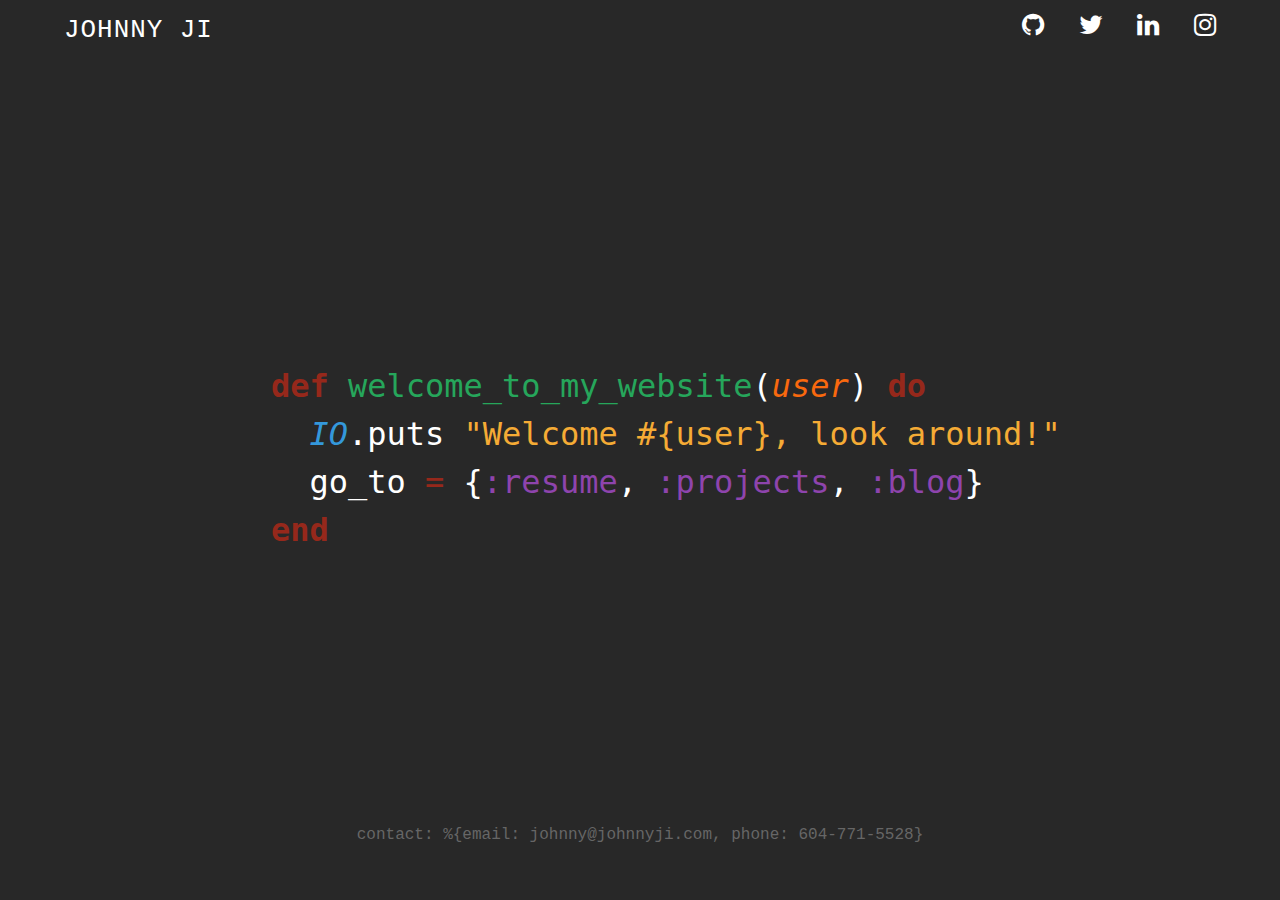
<file: index.html>
<!DOCTYPE html>
<html lang="en">
<head>
  <title>Johnny Ji</title>
  <meta charset="UTF-8">
  <meta name="viewport" content="width=device-width, initial-scale=1">
  <link rel="stylesheet" href="css/normalize.css">
  <link rel="stylesheet" type="text/css" href="https://maxcdn.bootstrapcdn.com/font-awesome/4.7.0/css/font-awesome.min.css">
  <link rel="stylesheet" href="css/style.css">
  <link rel="stylesheet" type="text/css" href="css/layout.css">
  <link rel="stylesheet" type="text/css" href="css/index.css">
  <link rel="stylesheet" type="text/css" href="css/queries.css">
</head>
<body>
    <!-- NIIA -->
    <div class="index-container">
      <header>
        <div class="header-content-wrapper index-header">
          <a class="title" href="index.html">JOHNNY JI</a>
          <div class="social-media-links">
            <a href="https://www.github.com/johnnyji" target="_blank" class="fa fa-github social-link github icon-size"></a>
            <a href="https://www.twitter.com/johnnyisji" target="_blank" class="social-link twitter fa fa-twitter icon-size"></a>
            <a href="https://www.linkedin.com/in/johnnyji" target="_blank" class="social-link linkedin fa fa-linkedin icon-size"></a>
            <a href="https://www.instagram.com/johnnyisji" target="_blank" class="social-link instagram fa fa-instagram icon-size"></a>
          </div>
        </div>
      </header>
      <pre class="big-pre">
        <span class="syntax red">def</span> <span class="green">welcome_to_my_website</span>(<em class="orange">user</em>) <span class="syntax red">do</span>
          <em class="blue">IO</em>.puts <span class="yellow">"Welcome #{user}, look around!"</span>
          go_to <span class="red">=</span> {<span class="purple"><a href="resume.html">:resume</a></span>, <span class="purple"><a href="projects.html">:projects</a></span>, <span class="purple"><a href="http://www.johnnyji.me/" target="_blank">:blog</a></span>}
        <span class="syntax red">end</span>
      </pre>
      <pre class="small-pre">
        <span class="gray"># Welcome to my site!</span>

        nav <span class="red">=</span> [{
          <span class="purple"><a href="resume.html">resume:</a></span>    <span class="yellow"><a href="resume.html">'click here'</a></span>,
          <span class="purple"><a href="projects.html">projects:</a></span>  <span class="yellow"><a href="projects.html">'click here'</a></span>,
          <span class="purple"><a href="http://www.johnnyji.me/" target="_blank">blog:</a></span>      <span class="yellow"><a href="http://www.johnnyji.me/" target="_blank">'click here'</a></span>
        }]
      </pre>
      <footer class="index-footer">
        contact: %{email: <a href="mailto:johnny@johnnyji.com?subject=Hello Johnny!">johnny@johnnyji.com</a>, phone: 604-771-5528}
      </footer>
    </div>
<script src="js/script.js"></script>
</body>
</html>
</file>
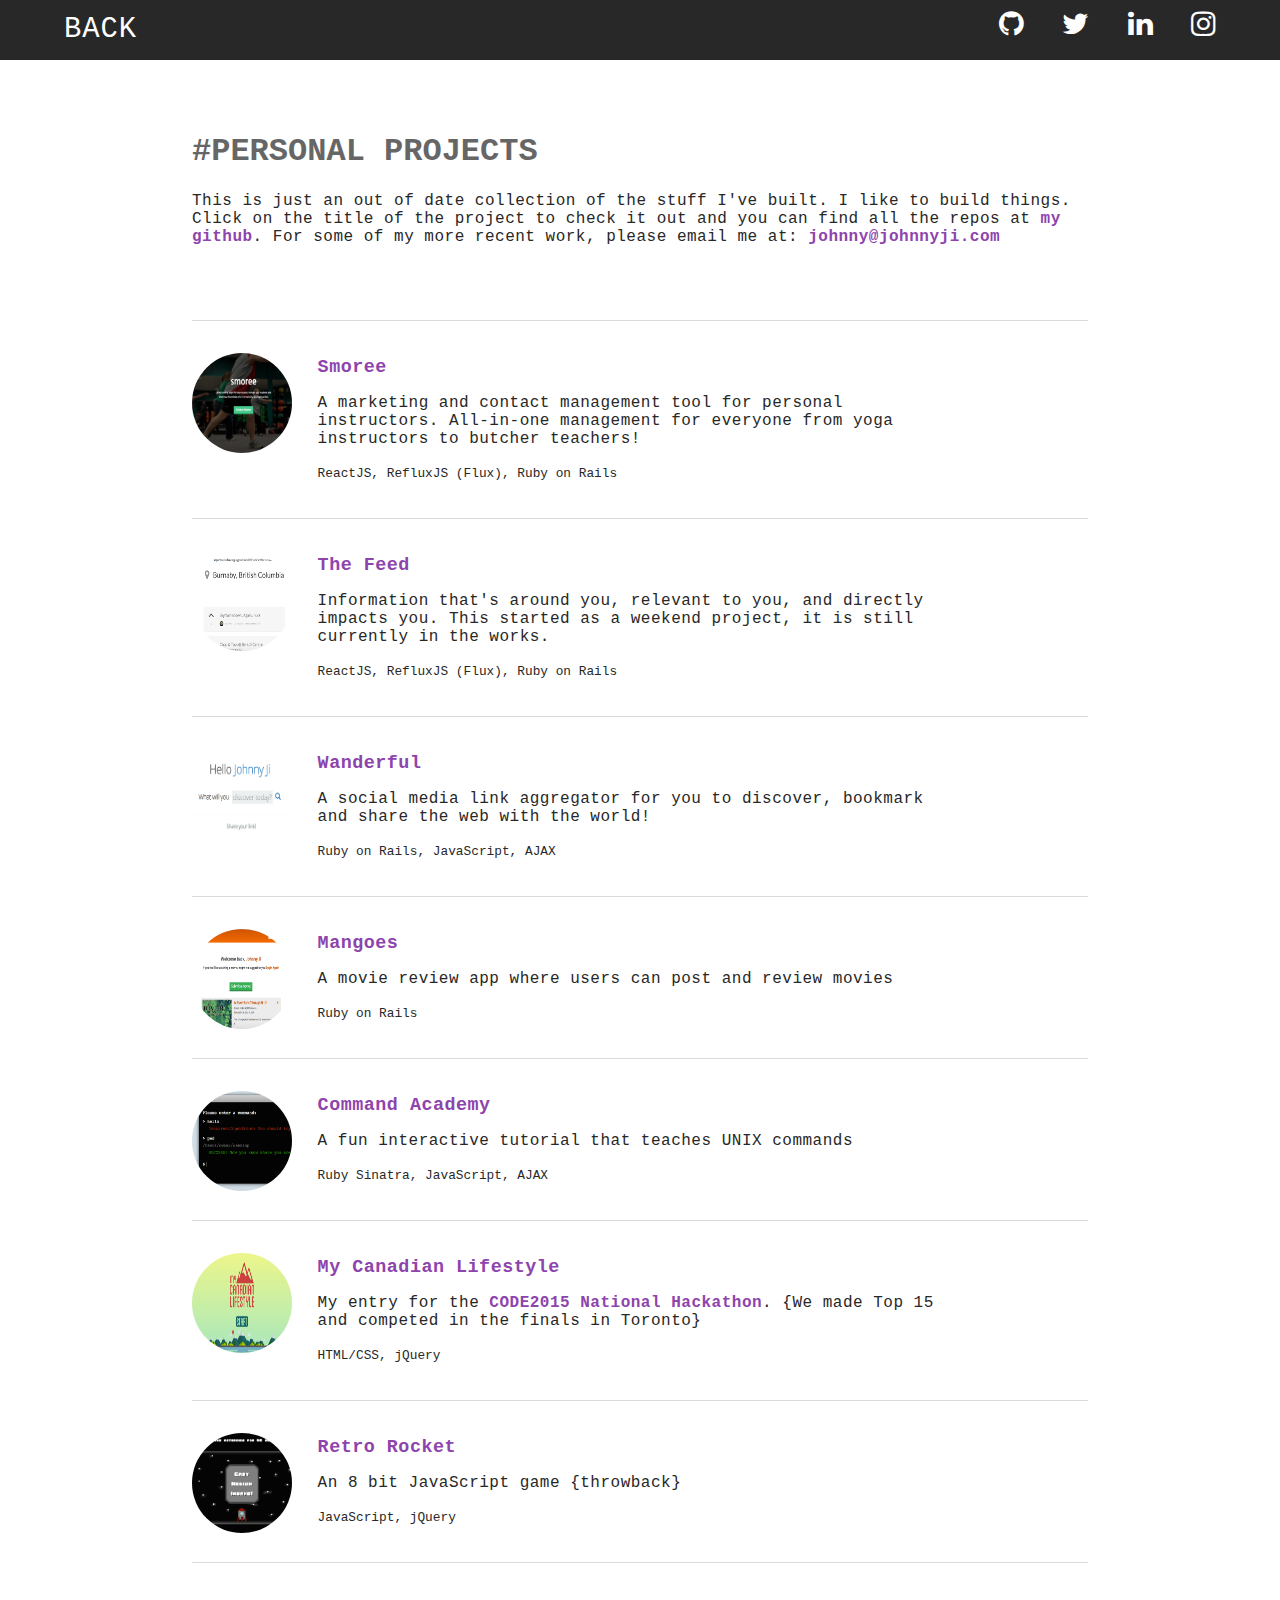
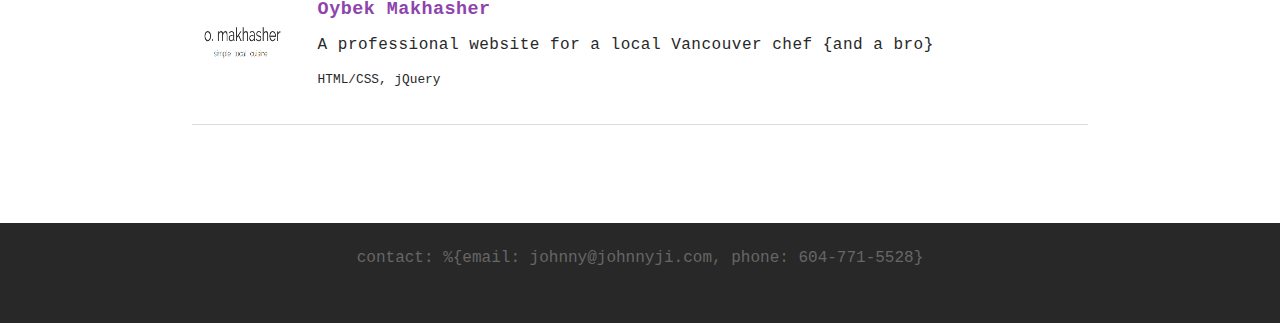
<file: projects.html>
<!DOCTYPE html>
<html lang="en">
<head>
  <title>Johnny Ji</title>
  <meta charset="UTF-8">
  <meta name="viewport" content="width=device-width, initial-scale=1">
  <link rel="stylesheet" href="css/normalize.css">
  <link rel="stylesheet" type="text/css" href="https://maxcdn.bootstrapcdn.com/font-awesome/4.7.0/css/font-awesome.min.css">
  <link rel="stylesheet" href="css/style.css">
  <link rel="stylesheet" type="text/css" href="css/layout.css">
  <link rel="stylesheet" type="text/css" href="css/projects.css">
  <link rel="stylesheet" type="text/css" href="css/queries.css">
</head>
<body>
  <header>
    <div class="header-content-wrapper">
      <a class="title" href="index.html">BACK</a>
      <div class="social-media-links">
        <a href="https://www.github.com/johnnyji" target="_blank" class="fa fa-github social-link github icon-size"></a>
        <a href="https://www.twitter.com/johnnyisji" target="_blank" class="social-link twitter fa fa-twitter icon-size"></a>
        <a href="https://www.linkedin.com/in/johnnyji" target="_blank" class="social-link linkedin fa fa-linkedin icon-size"></a>
        <a href="https://www.instagram.com/johnnyisji" target="_blank" class="social-link instagram fa fa-instagram icon-size"></a>
      </div>
    </div>
  </header>

  <div class="projects-container">

    <section class="projects">
      <div class="info">

        <div class="project-container">
          <h1>#PERSONAL PROJECTS</h1>
          <p>This is just an out of date collection of the stuff I've built. I like to build things. Click on the title of the project to check it out and you can find all the repos at <a href="https://github.com/johnnyji"><strong>my github</strong></a>. For some of my more recent work, please email me at: <a href="mailto:johnny@johnnyji.com?subject=Hello Johnny!">johnny@johnnyji.com</a></p><br>
        </div>

        <div class="project-container">
          <img src="images/smoree.png" alt="Smoree picture">
          <div class="project-info">
            <p><strong><a href="http://www.smoree.com" target="_blank">Smoree</a></strong></p>
            <p>A marketing and contact management tool for personal instructors. All-in-one management for everyone from yoga instructors to butcher teachers!</p>
            <small>ReactJS, RefluxJS (Flux), Ruby on Rails</small>
          </div>
        </div>

        <div class="project-container">
          <img src="images/newsfeed.png" alt="thefeed picture">
          <div class="project-info">
            <p><strong><a href="https://github.com/johnnyji/newsfeed" target="_blank">The Feed</a></strong></p>
            <p>Information that's around you, relevant to you, and directly impacts you. This started as a weekend project, it is still currently in the works.</p>
            <small>ReactJS, RefluxJS (Flux), Ruby on Rails</small>
          </div>
        </div>

        <div class="project-container">
          <img src="images/wanderful.png" alt="Wanderful picture">
          <div class="project-info">
            <p><strong><a href="http://wanderfully.herokuapp.com/" target="_blank">Wanderful</a></strong></p>
            <p>A social media link aggregator for you to discover, bookmark and share the web with the world!</p>
            <small>Ruby on Rails, JavaScript, AJAX</small>
          </div>
        </div>

        <div class="project-container">
          <img src="images/mangoes.png" alt="Mangoes app picture">
          <div class="project-info">
            <p><strong><a href="https://github.com/johnnyji/mangoes" target="_blank">Mangoes</a></strong></p>
            <p>A movie review app where users can post and review movies</p>
            <small>Ruby on Rails</small>
          </div>
        </div>

        <div class="project-container">
          <img src="images/command-academy.png" alt="Command Academy picture">
          <div class="project-info">
            <p><strong><a href="https://github.com/johnnyji/command_academy" target="_blank">Command Academy</a></strong></p>
            <p>A fun interactive tutorial that teaches UNIX commands</p>
            <small>Ruby Sinatra, JavaScript, AJAX</small>
          </div>
        </div>

        <div class="project-container">
          <img src="images/code2015.png" alt="CODE2015 Picture">
          <div class="project-info">
            <p><strong><a href="http://mycanadianlifestyle.azurewebsites.net/" target="_blank">My Canadian Lifestyle</a></strong></p>
            <p>My entry for the <a href="https://www.canadianopendataexperience.ca/teams/view/192">CODE2015 National Hackathon</a>. {We made Top 15 and competed in the finals in Toronto}</p>
            <small>HTML/CSS, jQuery</small>
          </div>
        </div>

        <div class="project-container">
          <img src="images/retro-rocket.png" alt="Retro Rocket picture">
          <div class="project-info">
            <p><strong><a href="http://johnnyji.github.io/retroRocket/" target="_blank">Retro Rocket</a></strong></p>
            <p>An 8 bit JavaScript game {throwback}</p>
            <small>JavaScript, jQuery</small>
          </div>
        </div>

        <div class="project-container">
          <img src="images/omakhasher.png" alt="Oybek Makhasher picture">
          <div class="project-info">
            <p><strong><a href="http://www.omakhasher.com" target="_blank">Oybek Makhasher</a></strong></p>
            <p>A professional website for a local Vancouver chef {and a bro}</p>
            <small>HTML/CSS, jQuery</small>
          </div>
        </div>

      </div>
    </section>
  </div>

  <footer class="project-footer">
    contact: %{email: <a href="mailto:johnny@johnnyji.com?subject=Hello Johnny!">johnny@johnnyji.com</a>, phone: 604-771-5528}
  </footer>
<script src="js/script.js"></script>
</body>
</html>
</file>
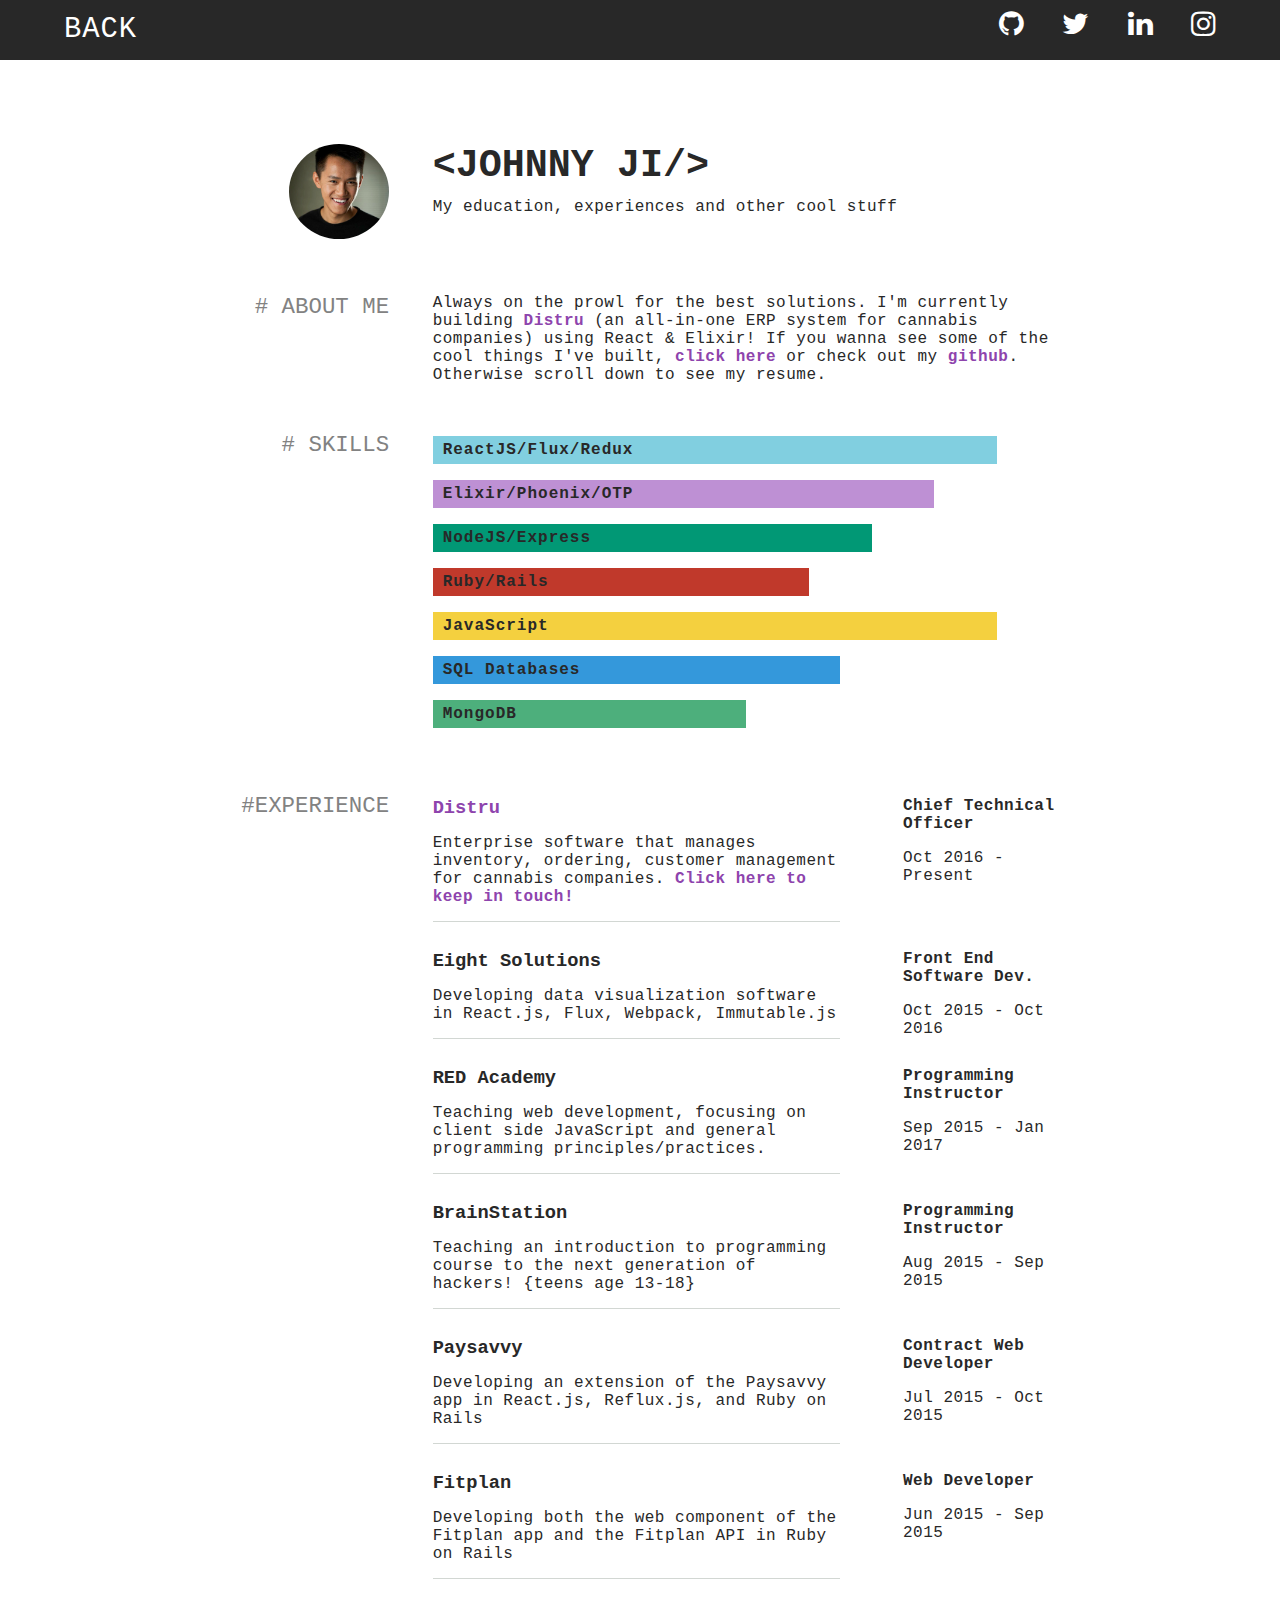
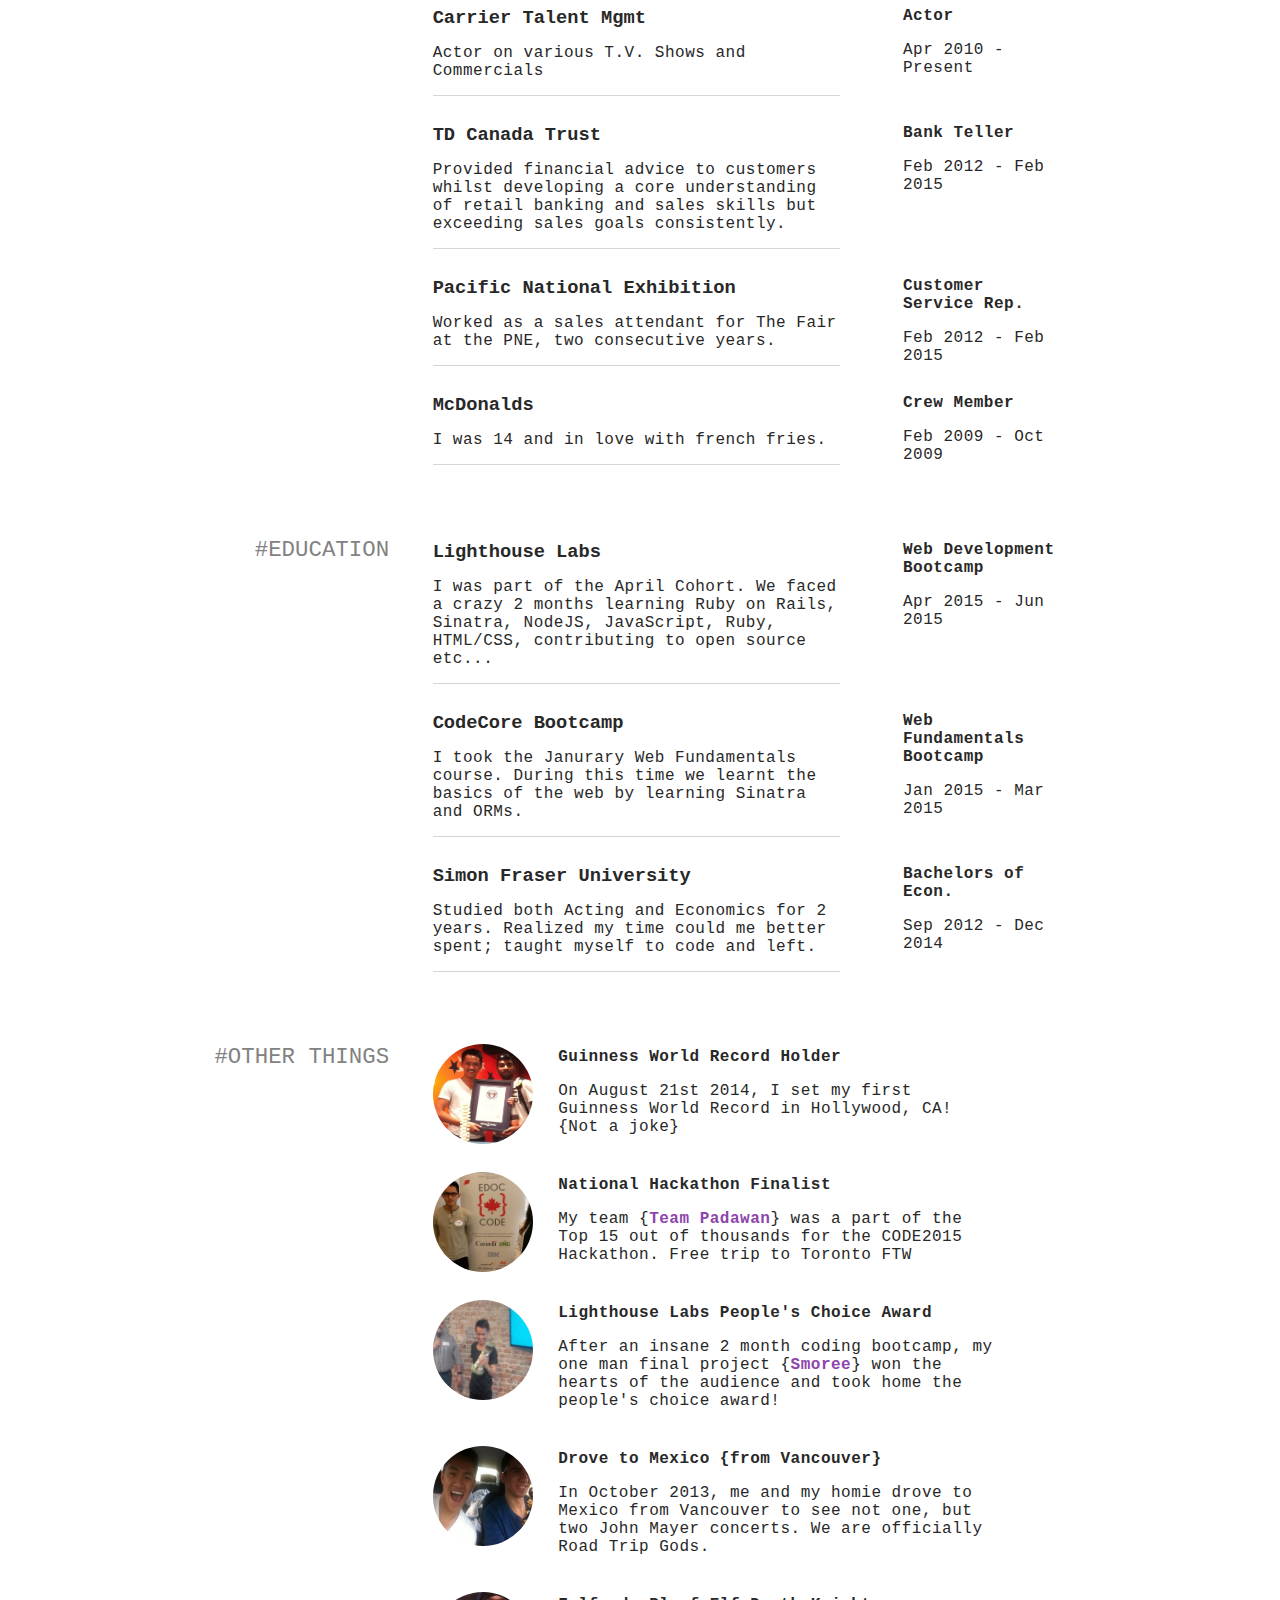
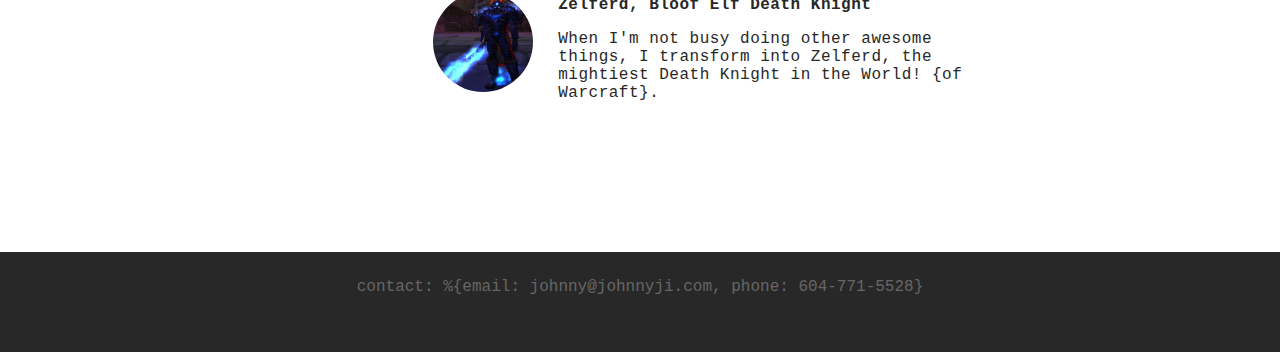
<file: resume.html>
<!DOCTYPE html>
<html lang="en">
<head>
  <title>Johnny Ji</title>
  <meta charset="UTF-8">
  <meta name="viewport" content="width=device-width, initial-scale=1">
  <link rel="stylesheet" href="css/normalize.css">
  <link rel="stylesheet" type="text/css" href="https://maxcdn.bootstrapcdn.com/font-awesome/4.7.0/css/font-awesome.min.css">
  <link rel="stylesheet" href="css/style.css">
  <link rel="stylesheet" type="text/css" href="css/layout.css">
  <link rel="stylesheet" type="text/css" href="css/resume.css">
  <link rel="stylesheet" type="text/css" href="css/queries.css">
</head>
<body>
  <header>
    <div class="header-content-wrapper">
      <a class="title" href="index.html">BACK</a>
      <div class="social-media-links">
        <a href="https://www.github.com/johnnyji" target="_blank" class="fa fa-github social-link github icon-size"></a>
        <a href="https://www.twitter.com/johnnyisji" target="_blank" class="social-link twitter fa fa-twitter icon-size"></a>
        <a href="https://www.linkedin.com/in/johnnyji" target="_blank" class="social-link linkedin fa fa-linkedin icon-size"></a>
        <a href="https://www.instagram.com/johnnyisji" target="_blank" class="social-link instagram fa fa-instagram icon-size"></a>
      </div>
    </div>
  </header>

  <div class="resume-container">
    <section class="resume-title">
      <div class="title">
        <img src="images/profile-icon.jpg" alt="Picture of Johnny Ji">
      </div>
      <div class="info">
        <h1>&lt;JOHNNY JI/&gt;</h1>
        <p class="subtitle">My education, experiences and other cool stuff</p>
      </div>
    </section>

    <section class="intro">
      <div class="title"># ABOUT ME</div>
      <div class="info">
        <p>Always on the prowl for the best solutions. I'm currently building <a href="https://www.distru.com" target="_blank">Distru</a> (an all-in-one ERP system for cannabis companies) using React & Elixir! If you wanna see some of the cool things I've built, <strong><a href="projects.html">click here</a></strong> or check out my <strong><a href="https://github.com/johnnyji" target="_blank">github</a></strong>. Otherwise scroll down to see my resume.</p>
      </div>
    </section>

    <section class="skills">
      <div class="title"># SKILLS</div>
      <div class="info">
        <div class="skill-bar react"><strong>ReactJS/Flux/Redux</strong></div>
        <div class="skill-bar elixir"><strong>Elixir/Phoenix/OTP</strong></div>
        <div class="skill-bar node"><strong>NodeJS/Express</strong></div>
        <div class="skill-bar rails"><strong>Ruby/Rails</strong></div>
        <div class="skill-bar js"><strong>JavaScript</strong></div>
        <div class="skill-bar sql"><strong>SQL Databases</strong></div>
        <div class="skill-bar mongo"><strong>MongoDB</strong></div>
      </div>
    </section>

    <section class="experience work-experience">
      <div class="title">#EXPERIENCE</div>
      <div class="info">

        <div class="official-info">
          <h3><a href="https://www.distru.com" target="_blank">Distru</a></h3>
          <p>Enterprise software that manages inventory, ordering, customer management for cannabis companies. <a href="https://www.distru.com" target="_blank">Click here to keep in touch!</a></p>
        </div>
        <div class="official-additional">
          <p><strong>Chief Technical Officer</strong></p>
          <p>Oct 2016 - Present</p>
        </div>

        <div class="official-info">
          <h3>Eight Solutions</h3>
          <p>Developing data visualization software in React.js, Flux, Webpack, Immutable.js</p>
        </div>
        <div class="official-additional">
          <p><strong>Front End Software Dev.</strong></p>
          <p>Oct 2015 - Oct 2016</p>
        </div>

        <div class="official-info">
          <h3>RED Academy</h3>
          <p>Teaching web development, focusing on client side JavaScript and general programming principles/practices.</p>
        </div>
        <div class="official-additional">
          <p><strong>Programming Instructor</strong></p>
          <p>Sep 2015 - Jan 2017</p>
        </div>

        <div class="official-info">
          <h3>BrainStation</h3>
          <p>Teaching an introduction to programming course to the next generation of hackers! {teens age 13-18}</p>
        </div>
        <div class="official-additional">
          <p><strong>Programming Instructor</strong></p>
          <p>Aug 2015 - Sep 2015</p>
        </div>

        <div class="official-info">
          <h3>Paysavvy</h3>
          <p>Developing an extension of the Paysavvy app in React.js, Reflux.js, and Ruby on Rails</p>
        </div>
        <div class="official-additional">
          <p><strong>Contract Web Developer</strong></p>
          <p>Jul 2015 - Oct 2015</p>
        </div>

        <div class="official-info">
          <h3>Fitplan</h3>
          <p>Developing both the web component of the Fitplan app and the Fitplan API in Ruby on Rails</p>
        </div>
        <div class="official-additional">
          <p><strong>Web Developer</strong></p>
          <p>Jun 2015 - Sep 2015</p>
        </div>

        <div class="official-info">
          <h3>Carrier Talent Mgmt</h3>
          <p>Actor on various T.V. Shows and Commercials</p>
        </div>
        <div class="official-additional">
          <p><strong>Actor</strong></p>
          <p>Apr 2010 - Present</p>
        </div>

        <div class="official-info">
          <h3>TD Canada Trust</h3>
          <p>Provided financial advice to customers whilst developing a core understanding of retail banking and sales skills but exceeding sales goals consistently.</p>
        </div>
        <div class="official-additional">
          <p><strong>Bank Teller</strong></p>
          <p>Feb 2012 - Feb 2015</p>
        </div>

        <div class="official-info">
          <h3>Pacific National Exhibition</h3>
          <p>Worked as a sales attendant for The Fair at the PNE, two consecutive years.</p>
        </div>
        <div class="official-additional">
          <p><strong>Customer Service Rep.</strong></p>
          <p>Feb 2012 - Feb 2015</p>
        </div>

        <div class="official-info">
          <h3>McDonalds</h3>
          <p>I was 14 and in love with french fries.</p>
        </div>
        <div class="official-additional">
          <p><strong>Crew Member</strong></p>
          <p>Feb 2009 - Oct 2009</p>
        </div>
      </div>
    </section>

    <section class="official">
      <div class="title">#EDUCATION</div>
      <div class="info">
        <div class="official-info">
          <h3>Lighthouse Labs</h3>
          <p>I was part of the April Cohort. We faced a crazy 2 months learning Ruby on Rails, Sinatra, NodeJS, JavaScript, Ruby, HTML/CSS, contributing to open source etc...</p>
        </div>
        <div class="official-additional">
          <p><strong>Web Development Bootcamp</strong></p>
          <p>Apr 2015 - Jun 2015</p>
        </div>

        <div class="official-info">
          <h3>CodeCore Bootcamp</h3>
          <p>I took the Janurary Web Fundamentals course. During this time we learnt the basics of the web by learning Sinatra and ORMs.</p>
        </div>
        <div class="official-additional">
          <p><strong>Web Fundamentals Bootcamp</strong></p>
          <p>Jan 2015 - Mar 2015</p>
        </div>

        <div class="official-info">
          <h3>Simon Fraser University</h3>
          <p>Studied both Acting and Economics for 2 years. Realized my time could me better spent; taught myself to code and left.</p>
        </div>
        <div class="official-additional">
          <p><strong>Bachelors of Econ.</strong></p>
          <p>Sep 2012 - Dec 2014</p>
        </div>
      </div>
    </section>

    <section class="interesting">
      <div class="title">#OTHER THINGS</div>
      <div class="info">

        <div class="milestone">
          <img src="images/record.jpg" alt="Guinness World Record picture">
          <div class="milestone-info">
            <p><strong>Guinness World Record Holder</strong></p>
            <p>On August 21st 2014, I set my first Guinness World Record in Hollywood, CA! {Not a joke}</p>
          </div>
        </div>

        <div class="milestone">
          <img src="images/hackathon.jpg" alt="CODE 2015 Hackathon photo">
          <div class="milestone-info">
            <p><strong>National Hackathon Finalist</strong></p>
            <p>My team {<a href="https://www.canadianopendataexperience.ca/teams/view/192" target="_blank">Team Padawan</a>} was a part of the Top 15 out of thousands for the CODE2015 Hackathon. Free trip to Toronto FTW</p>
          </div>
        </div>

        <div class="milestone">
          <img src="images/smoree-winner.jpg" alt="Smoree wins award photo">
          <div class="milestone-info">
            <p><strong>Lighthouse Labs People's Choice Award</strong></p>
            <p>After an insane 2 month coding bootcamp, my one man final project {<a href="http://www.smoree.com" target="_blank">Smoree</a>} won the hearts of the audience and took home the people's choice award!</p>
          </div>
        </div>

        <div class="milestone">
          <img src="images/roadtrip.jpg" alt="Roadtrip photo">
          <div class="milestone-info">
            <p><strong>Drove to Mexico {from Vancouver}</strong></p>
            <p>In October 2013, me and my homie drove to Mexico from Vancouver to see not one, but two John Mayer concerts. We are officially Road Trip Gods.</p>
          </div>
        </div>

        <div class="milestone">
          <img src="images/death-knight.jpg" alt="World of Warcraft picture">
          <div class="milestone-info">
            <p><strong>Zelferd, Bloof Elf Death Knight</strong></p>
            <p>When I'm not busy doing other awesome things, I transform into Zelferd, the mightiest Death Knight in the World! {of Warcraft}.</p>
          </div>
        </div>

      </div>
    </section>
  </div>

  <footer class="resume-footer">
    contact: %{email: <a href="mailto:johnny@johnnyji.com?subject=Hello Johnny!">johnny@johnnyji.com</a>, phone: 604-771-5528}
  </footer>
<script src="js/script.js"></script>
</body>
</html>
</file>
<file: css/style.css>
body, html {
  color: #666;
  font-family: courier, sans-serif;
  box-sizing: border-box;
}

*, *:before, *:after {
  box-sizing: inherit;
}

a, a:focus, a:visited, a:active {
  text-decoration: none;
  color: #8E44AD;
  font-weight: bold;
}

a:hover {
  color: #BE90D4;
  text-decoration: underline;
}

p {
  letter-spacing: 0.5px;
}
</file>
<file: css/layout.css>
header {
  position: fixed;
  top: 0;
  left: 0;
  right: 0;
  z-index: 10;
  height: 60px;
  max-width: 100%;
  background-color: #282828;
}

header .header-content-wrapper {
  margin: 0 auto;
  max-width: 90%;
}

header .title {
  position: relative;
  letter-spacing: 1px;
  margin: 0;
  float: left;
  color: #FFF;
  line-height: 60px;
  font-weight: 400;
  font-size: 1.8em;
}

header .title:hover {
  top: -3px;
  text-decoration: none;
}

header .social-media-links {
  position: relative;
  float: right;
  line-height: 60px;
}

header .social-media-links a {
  position: relative;
  color: #FFF;
  margin-left: 1em;
}

header .social-media-links a:hover {
  top: -2px;
  text-decoration: none;
}

header .icon-size {
  font-size: 1.8em;
}


/*FOOTER*/

footer {
  position: relative;
  margin: 0 auto;
  padding: 1.5em;
  height: 100px;
  line-height: 140%;
  text-align: center;
  background-color: #282828;
}

footer a:hover {
  color: #FFF;
}
</file>
<file: css/index.css>
.index-wrapper {
  background-color: #282828;
  height: 100%;
  width: 100%;
}

.index-header {
  position: relative;
  top: 0;
  height: 60px;
  font-size: 0.9em;
}

.index-container {
  position: relative;
  margin: 0 auto;
  height: 100vh;
  background-color: #282828;
}

pre {
  position: absolute;
  -webkit-transform: translate(-50%, -50%);
  -moz-transform: translate(-50%, -50%);
  -ms-transform: translate(-50%, -50%);
  -o-transform: translate(-50%, -50%);
  transform: translate(-50%, -50%);
  top: 50%;
  left: 46%;
  font-size: 2em;
  line-height: 150%;
  color: #FFF;
}

.small-pre {
  display: none;
}

.index-footer {
  position: absolute;
  width: 100%;
  text-align: center;
  bottom: 0;
}

.index-footer a {
  color: inherit;
  font-weight: normal;
}

.syntax {
  font-weight: 600;
}

.red {
  color: #96281B;
}

.blue {
  color: #3498DB;
}

.green {
  color: #26A65B;
}

.orange {
  color: #F9690E;
}

.yellow {
  color: #F5AB35;
}

.yellow a {
  color: inherit;
}

.yellow a:hover {
  color: #F5D76E;
}

.purple {
  color: #8E44AD;
}

.purple a {
  font-weight: normal;
}

.gray {
  color: #666;
}
</file>
<file: css/queries.css>
@media screen and (min-width: 651px) and (max-width: 1000px) {

  /*hide the pre and show a different one*/
  .big-pre {
    display: none;
  }
  .small-pre {
    display: block;
    font-size: 1.7em;
  }

  .resume-container {
    width: 90%;
  }
}

@media screen and (max-width: 650px) {

  header {
    font-size: 0.8em;
  }

  .big-pre {
    display: none;
  }

  .small-pre {
    display: block;
    left: 43%;
    line-height: 180%;
    font-size: 1.3em;
  }

  footer {
    font-size: 0.85em;
  }

  .resume-container {
    width: 95%;
    margin-top: 2.5em;
  }

  .resume-container section .title {
    display: block;
    margin: 0 auto 1em auto;
    width: 95%;
    text-align: left;
    margin-left: 15px;
  }

  .resume-container section .info {
    position: relative;
    display: block;
    width: 95%;
    margin: 0 auto;
  }

  .resume-title .info h1,
  .resume-title .info .subtitle {
    margin: 0 auto;
    width: 95%;
  }

  .official-info {
    display: block;
    width: 100%;
    border-bottom: none;
    margin: 1em auto 0 auto;
  }

  .official-additional {
    display: block;
    width: 100%;
    border-bottom: 1px solid #DBDBDB;
    margin-bottom: 1em;
  }
  .official-additional p {
    padding-bottom: 0.5em;
  }

  .experience {
    margin-bottom: 2em;
  }

  .work-experience {
    top: 2em;
  }

  .interesting,
  .projects {
    top: 4em; 
  }

  .interesting img,
  .projects img {
    width: 80px;
    height: 80px;
  }

  .project-container .project-info p {
    padding-bottom: 0;
  }

  .milestone {
    width: 100%;
  }

  .milestone-info {
    display: inline-block;
    width: 40%;
  }

  .title img {
    margin-left: 0.3em;
  }
}
</file>
<file: css/projects.css>
.projects-container {
  position: relative;
  margin: 80px auto 50px auto;
  padding: 2em 0;
  max-width: 1200px;
  min-width: 370px;
  width: 70%;
  height: auto; 
  color: #282828;
}

.project-container {
  position: relative;
  width: 100%;
  padding-bottom: 2.5em;
  margin-bottom: 1em;
  border-bottom: 1px solid #DBDBDB;
}

.project-container img {
  position: relative;
  display: inline-block;
  width: 100px;
  height: 100px;
  margin-right: 1em;
  border-radius: 100%;
  vertical-align: top;
  top: 1em;
}

.project-container h1 {
  color: #666;
}

.project-container .project-info {
  position: relative;
  display: inline-block;
  width: 70%;
  top: 4px;
}

.project-container .project-info p strong {
  font-size: 1.15em;
}

.project-footer a {
  color: inherit;
  font-weight: normal;
}
</file>
<file: css/resume.css>
.resume-container {
  position: relative;
  margin: 80px auto 50px auto;
  padding: 2em 0;
  max-width: 1200px;
  min-width: 370px;
  width: 70%;
  height: auto;
  color: #282828;
}

.resume-container img {
  border-radius: 100%;
  width: 100px;
}

.resume-container h1 {
  position: relative;
  margin: 0 0 10px 0;
  font-weight: 700;
  font-size: 2.4em;
}

.resume-container .subtitle {
  position: relative;
  font-weight: 400;
  margin-bottom: 3em;
}

.resume-container section {
  position: relative;
  margin: 1em 0;
  height: auto;
  padding: 1em 0;
}

.resume-container section .title {
  position: relative;
  display: inline-block;
  vertical-align: top;
  width: 22%;
  margin-right: 2%;
  text-align: right;
  color: #828282;
  font-size: 1.4em;
}

.resume-container section .info {
  position: relative;
  display: inline-block;
  width: 70%;
  margin: 0 1em;
}

.resume-container section .info p {
  font-weight: 300;
  margin: 0;
}



/*EDUCATION & WORK INFO*/

.official-info {
  position: relative;
  display: inline-block;
  width: 65%;
  padding: 4px 0 15px 0;
  margin-bottom: 1.5em;
  border-bottom: 1px solid #D2D7D3;
}

.official-info h3 {
  margin: 0 0 15px 0;
}

.official-additional {
  position: relative;
  display: inline-block;
  float: right;
  width: 25%;
  padding: 4px 0 1em 0;
}

.official-additional > p:first-child {
  padding-bottom: 1em;
}



/*SKILL BARS*/

.skill-bar {
  position: relative;
  top: 4px;
  padding: 5px 0;
  margin-bottom: 1em;
  letter-spacing: 1px;
  overflow: hidden;
}

.skill-bar strong {
  position: relative;
  display: inline-block;
  margin-left: 10px;
}


.mongo {
  width: 50%;
  background-color: #4DAF7C;
}

.node {
  width: 70%;
  background-color: #019875;
}

.rails {
  width: 60%;
  background-color: #C0392B;
}

.react {
  width: 90%;
  background-color: #81CFE0;
}

.js {
  width: 90%;
  background-color: #F4D03F;
}

.elixir {
  width: 80%;
  background-color: #BE90D4;
}

.sql {
  width: 65%;
  background-color: #3498db;
}


/*INTERESTING*/

.milestone {
  position: relative;
  width: 100%;
  margin-bottom: 1.5em;
}

.milestone img {
  position: relative;
  display: inline-block;
  width: 100px;
  height: 100px;
  margin-right: 1em;
  border-radius: 100%;
  vertical-align: top;
}

.milestone .milestone-info {
  position: relative;
  display: inline-block;
  width: 70%;
  top:
  4px;
}

.milestone .milestone-info p {
  padding-bottom: 1em;
}

.resume-footer a {
  color: inherit;
  font-weight: normal;
}
</file>
